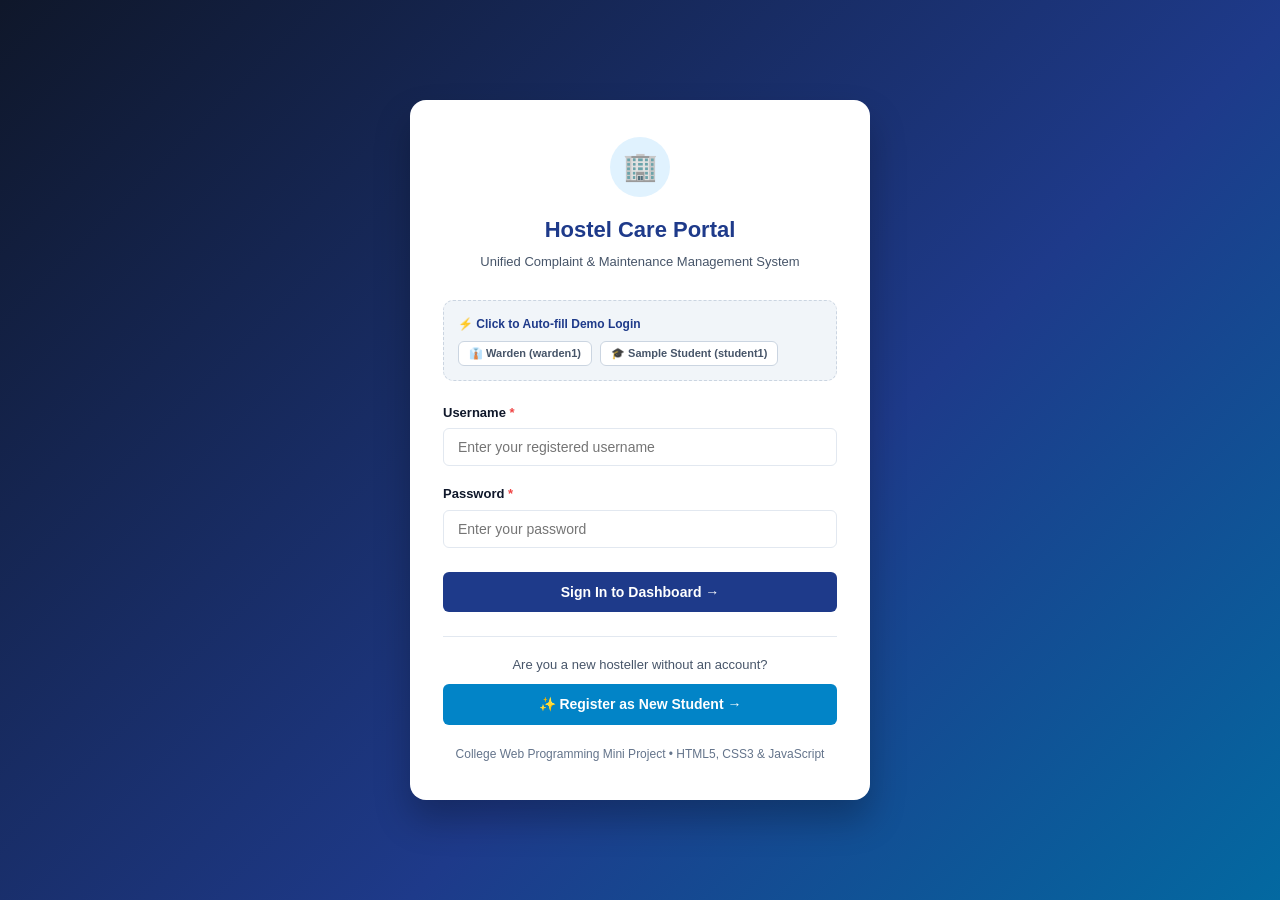
<file: index.html>
<!DOCTYPE html>
<html lang="en">
<head>
    <meta charset="UTF-8">
    <meta name="viewport" content="width=device-width, initial-scale=1.0">
    <title>Login - Hostel Complaint Management System</title>
    <link rel="stylesheet" href="style.css">
</head>
<body class="auth-body">
    <div class="auth-card">
        <div class="auth-header">
            <div class="auth-icon">🏢</div>
            <h1>Hostel Care Portal</h1>
            <p>Unified Complaint & Maintenance Management System</p>
        </div>

        <!-- Notification Message Box -->
        <div id="authAlert" class="alert alert-info" style="display: none;">
            <span id="alertMessage">Please enter your credentials.</span>
            <button type="button" class="alert-close" onclick="this.parentElement.style.display='none'">&times;</button>
        </div>

        <!-- Quick Demo Credentials Box -->
        <div class="demo-box">
            <div class="demo-box-title">
                <span>⚡ Click to Auto-fill Demo Login</span>
            </div>
            <div class="demo-buttons">
                <button type="button" class="demo-btn" id="fillWardenBtn">👔 Warden (warden1)</button>
                <button type="button" class="demo-btn" id="fillStudentBtn">🎓 Sample Student (student1)</button>
            </div>
        </div>

        <!-- Login Form in Pure HTML -->
        <form id="htmlLoginForm">
            <div class="form-group">
                <label for="username">Username <span class="required">*</span></label>
                <input 
                    type="text" 
                    id="username" 
                    name="username" 
                    placeholder="Enter your registered username" 
                    required 
                    autocomplete="username"
                >
            </div>

            <div class="form-group">
                <label for="password">Password <span class="required">*</span></label>
                <input 
                    type="password" 
                    id="password" 
                    name="password" 
                    placeholder="Enter your password" 
                    required 
                    autocomplete="current-password"
                >
            </div>

            <div style="margin-top: 24px;">
                <button type="submit" class="btn btn-primary btn-full" style="padding: 12px;">
                    Sign In to Dashboard &rarr;
                </button>
            </div>
        </form>

        <!-- New Student Registration Call To Action -->
        <div style="margin-top: 24px; padding-top: 18px; border-top: 1px solid #e2e8f0; text-align: center;">
            <p style="font-size: 13px; color: #475569; margin-bottom: 10px;">Are you a new hosteller without an account?</p>
            <a href="register.html" class="btn btn-accent btn-full" style="text-decoration: none; padding: 10px;">
                ✨ Register as New Student &rarr;
            </a>
        </div>

        <div style="text-align: center; margin-top: 20px; font-size: 12px; color: #64748b;">
            College Web Programming Mini Project &bull; HTML5, CSS3 & JavaScript
        </div>
    </div>

    <script>
        // Demo Autofill Buttons
        document.getElementById('fillStudentBtn').addEventListener('click', function() {
            document.getElementById('username').value = 'student1';
            document.getElementById('password').value = 'student123';
        });

        document.getElementById('fillWardenBtn').addEventListener('click', function() {
            document.getElementById('username').value = 'warden1';
            document.getElementById('password').value = 'warden123';
        });

        // Form Login Handler
        document.getElementById('htmlLoginForm').addEventListener('submit', function(e) {
            e.preventDefault();
            const u = document.getElementById('username').value.trim();
            const p = document.getElementById('password').value.trim();
            const alertBox = document.getElementById('authAlert');
            const alertMsg = document.getElementById('alertMessage');

            // 1. Check Warden Default Account
            if (u === 'warden1' && p === 'warden123') {
                localStorage.setItem('currentUser', JSON.stringify({
                    name: 'Mr. Rajesh Kumar',
                    username: 'warden1',
                    role: 'warden',
                    roll_number: 'N/A',
                    room_number: 'Warden Office',
                    hostel_block: 'Admin Block'
                }));
                window.location.href = 'warden.html';
                return;
            }

            // 2. Check Sample Student Account
            if (u === 'student1' && p === 'student123') {
                localStorage.setItem('currentUser', JSON.stringify({
                    name: 'Rahul Sharma',
                    username: 'student1',
                    role: 'student',
                    roll_number: '21CS101',
                    room_number: 'B-204',
                    hostel_block: 'Block B'
                }));
                window.location.href = 'student.html';
                return;
            }

            // 3. Check dynamically registered users from localStorage!
            const registeredUsers = JSON.parse(localStorage.getItem('hostel_registered_users') || '[]');
            const foundUser = registeredUsers.find(user => user.username.toLowerCase() === u.toLowerCase() && user.password === p);

            if (foundUser) {
                localStorage.setItem('currentUser', JSON.stringify(foundUser));
                window.location.href = 'student.html';
                return;
            }

            // Not found
            alertBox.className = 'alert alert-danger';
            alertBox.style.display = 'flex';
            alertMsg.textContent = 'Invalid username or password! You can register a new account using the button below.';
        });
    </script>
</body>
</html>
</file>
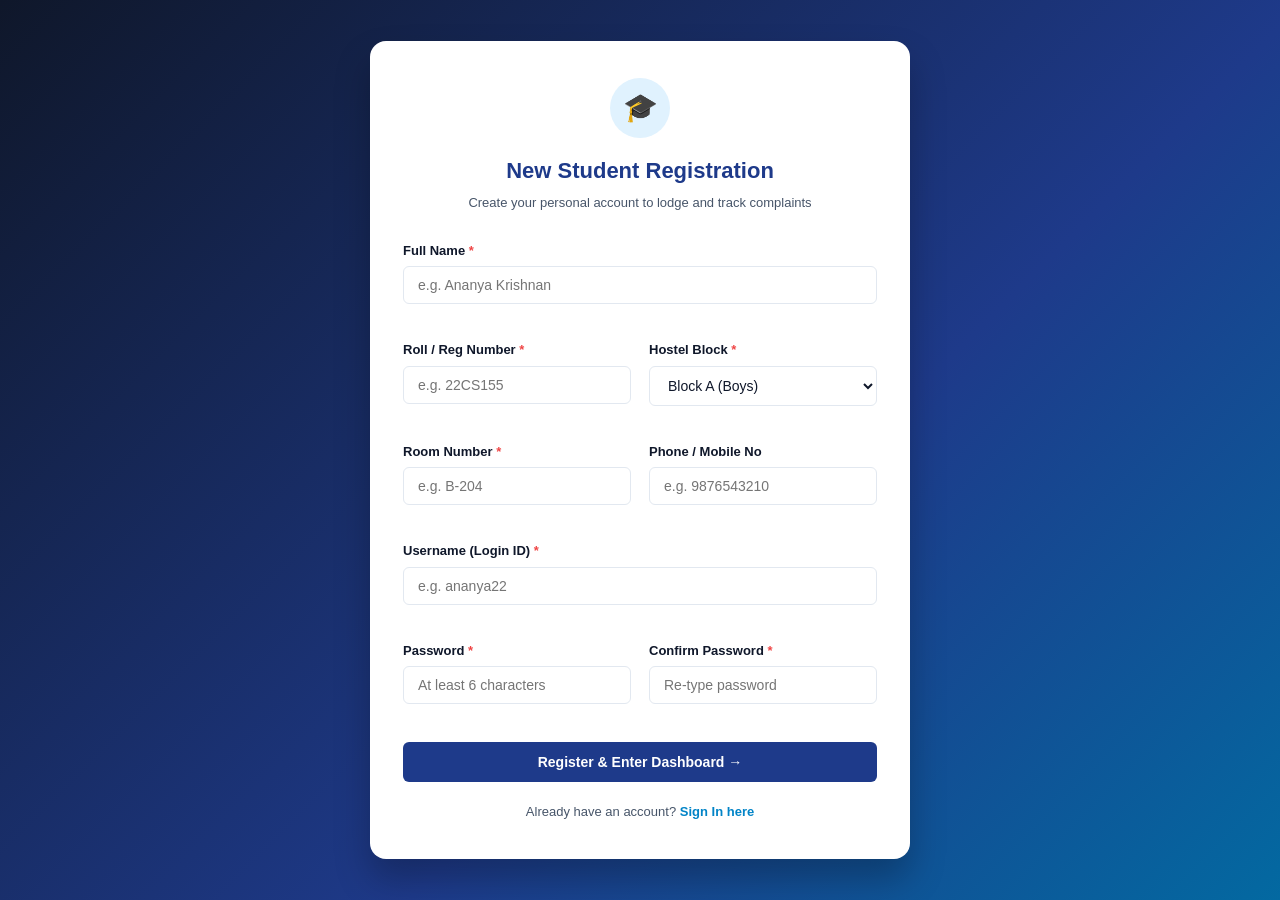
<file: register.html>
<!DOCTYPE html>
<html lang="en">
<head>
    <meta charset="UTF-8">
    <meta name="viewport" content="width=device-width, initial-scale=1.0">
    <title>Student Registration - Hostel Complaint System</title>
    <link rel="stylesheet" href="style.css">
</head>
<body class="auth-body">
    <div class="auth-card" style="max-width: 540px;">
        <div class="auth-header">
            <div class="auth-icon">🎓</div>
            <h1>New Student Registration</h1>
            <p>Create your personal account to lodge and track complaints</p>
        </div>

        <div id="regAlert" class="alert alert-danger" style="display: none;">
            <span id="regAlertMsg">Error message</span>
            <button type="button" class="alert-close" onclick="this.parentElement.style.display='none'">&times;</button>
        </div>

        <form id="htmlRegForm">
            <div class="form-grid">
                <div class="form-group full-width">
                    <label for="name">Full Name <span class="required">*</span></label>
                    <input type="text" id="name" placeholder="e.g. Ananya Krishnan" required>
                </div>

                <div class="form-group">
                    <label for="roll_number">Roll / Reg Number <span class="required">*</span></label>
                    <input type="text" id="roll_number" placeholder="e.g. 22CS155" required>
                </div>

                <div class="form-group">
                    <label for="hostel_block">Hostel Block <span class="required">*</span></label>
                    <select id="hostel_block" required>
                        <option value="Block A (Boys)">Block A (Boys)</option>
                        <option value="Block B (Boys)">Block B (Boys)</option>
                        <option value="Block C (Girls)">Block C (Girls)</option>
                        <option value="Block D (Girls)">Block D (Girls)</option>
                    </select>
                </div>

                <div class="form-group">
                    <label for="room_number">Room Number <span class="required">*</span></label>
                    <input type="text" id="room_number" placeholder="e.g. B-204" required>
                </div>

                <div class="form-group">
                    <label for="phone">Phone / Mobile No</label>
                    <input type="text" id="phone" placeholder="e.g. 9876543210">
                </div>

                <div class="form-group full-width">
                    <label for="username">Username (Login ID) <span class="required">*</span></label>
                    <input type="text" id="username" placeholder="e.g. ananya22" required>
                </div>

                <div class="form-group">
                    <label for="password">Password <span class="required">*</span></label>
                    <input type="password" id="password" placeholder="At least 6 characters" required>
                </div>

                <div class="form-group">
                    <label for="confirm_password">Confirm Password <span class="required">*</span></label>
                    <input type="password" id="confirm_password" placeholder="Re-type password" required>
                </div>
            </div>

            <div style="margin-top: 20px;">
                <button type="submit" class="btn btn-primary btn-full" style="padding: 12px;">
                    Register & Enter Dashboard &rarr;
                </button>
            </div>
        </form>

        <div style="text-align: center; margin-top: 20px; font-size: 13px; color: #475569;">
            Already have an account? <a href="index.html" style="color: #0284c7; font-weight: 600; text-decoration: none;">Sign In here</a>
        </div>
    </div>

    <script>
        document.getElementById('htmlRegForm').addEventListener('submit', function(e) {
            e.preventDefault();
            const name = document.getElementById('name').value.trim();
            const roll = document.getElementById('roll_number').value.trim();
            const block = document.getElementById('hostel_block').value;
            const room = document.getElementById('room_number').value.trim();
            const phone = document.getElementById('phone').value.trim();
            const username = document.getElementById('username').value.trim();
            const pwd = document.getElementById('password').value;
            const cpwd = document.getElementById('confirm_password').value;

            const alertBox = document.getElementById('regAlert');
            const alertMsg = document.getElementById('regAlertMsg');

            if (pwd.length < 6) {
                alertBox.style.display = 'flex';
                alertMsg.textContent = 'Password must be at least 6 characters long.';
                return;
            }

            if (pwd !== cpwd) {
                alertBox.style.display = 'flex';
                alertMsg.textContent = 'Passwords do not match.';
                return;
            }

            // Save user to localStorage
            let users = JSON.parse(localStorage.getItem('hostel_registered_users') || '[]');
            
            // Check username uniqueness
            if (users.some(u => u.username.toLowerCase() === username.toLowerCase())) {
                alertBox.style.display = 'flex';
                alertMsg.textContent = `Username '${username}' is already taken. Please choose another.`;
                return;
            }

            const newUser = {
                name: name,
                roll_number: roll,
                hostel_block: block,
                room_number: room,
                phone: phone,
                username: username,
                password: pwd,
                role: 'student'
            };

            users.push(newUser);
            localStorage.setItem('hostel_registered_users', JSON.stringify(users));
            localStorage.setItem('currentUser', JSON.stringify(newUser));

            alert('Registration Successful! Redirecting to your dashboard...');
            window.location.href = 'student.html';
        });
    </script>
</body>
</html>
</file>
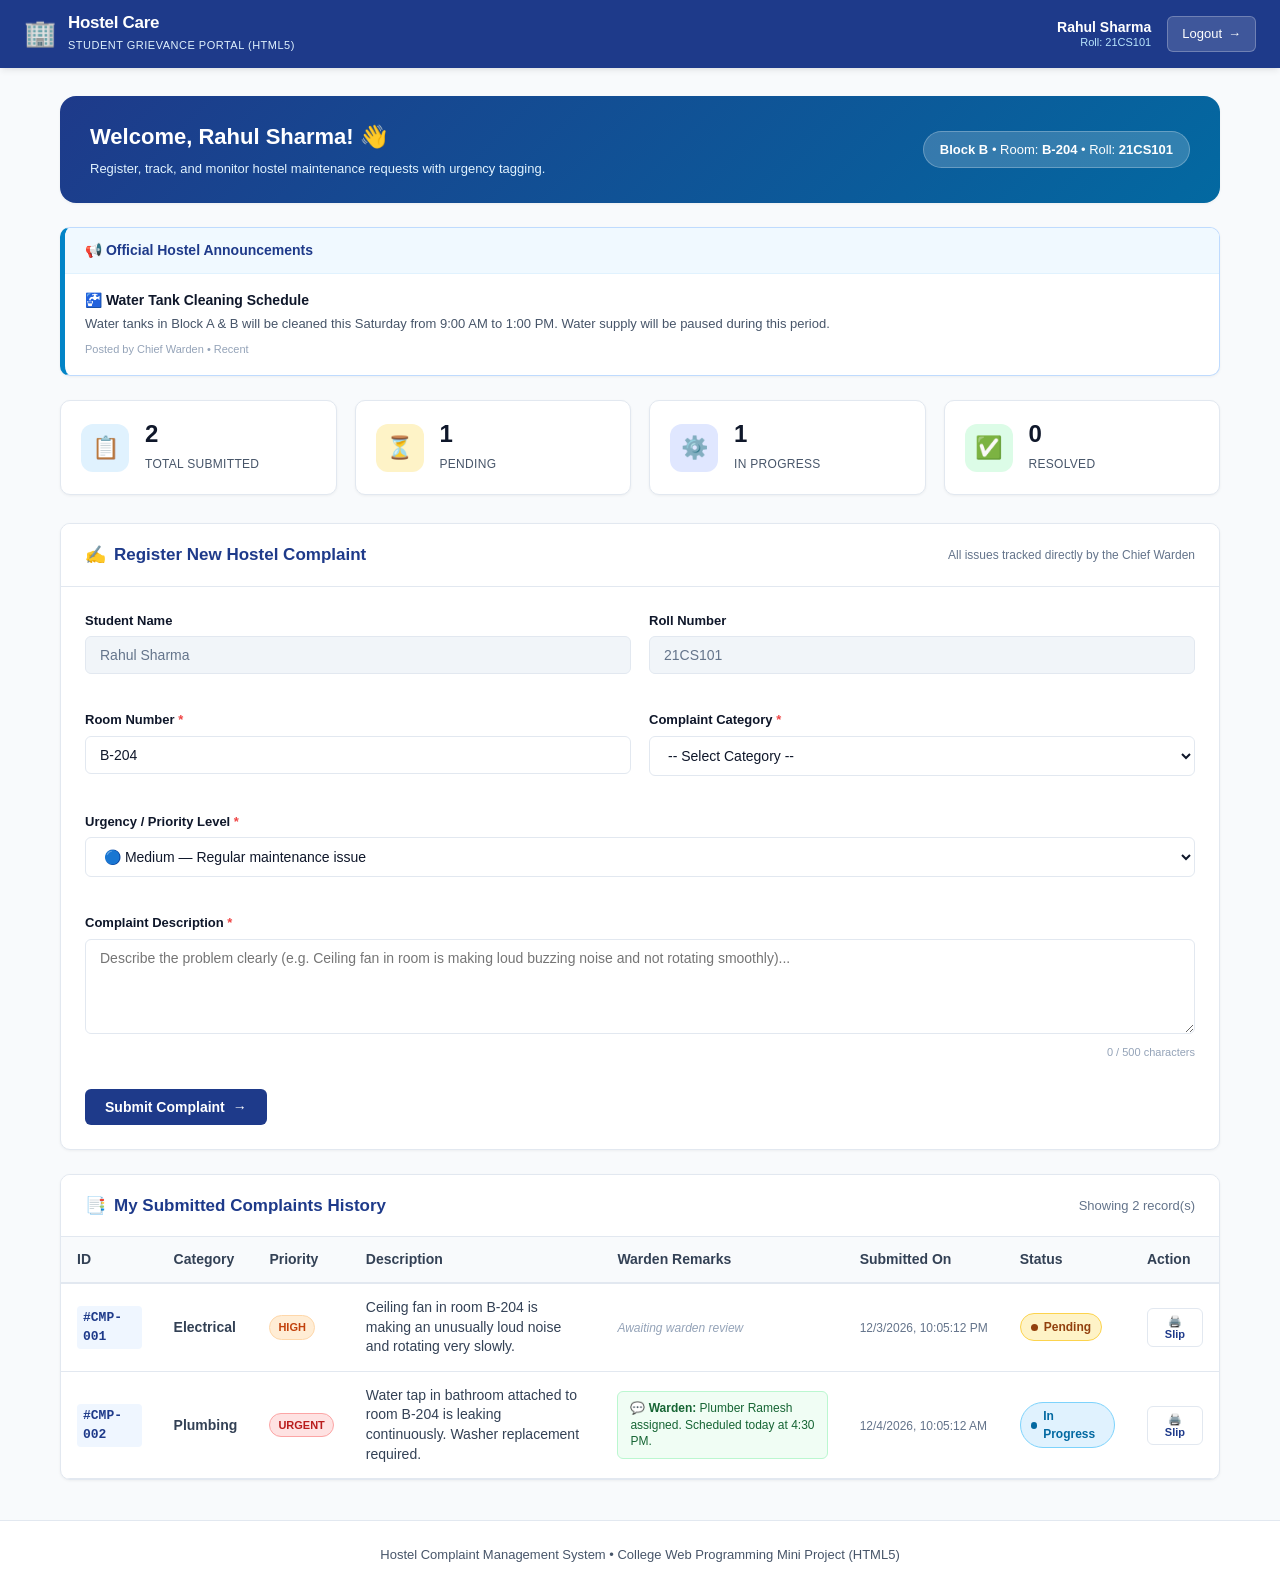
<file: student.html>
<!DOCTYPE html>
<html lang="en">
<head>
    <meta charset="UTF-8">
    <meta name="viewport" content="width=device-width, initial-scale=1.0">
    <title>Student Dashboard - Hostel Complaint Management System</title>
    <link rel="stylesheet" href="style.css">
</head>
<body>
    <!-- Top Navigation Bar -->
    <header class="navbar">
        <a href="student.html" class="nav-brand">
            <span class="nav-brand-icon">🏢</span>
            <div class="nav-brand-text">
                <h2>Hostel Care</h2>
                <span>Student Grievance Portal (HTML5)</span>
            </div>
        </a>

        <div class="nav-user-info">
            <div class="user-badge">
                <div class="user-name" id="navStudentName">Student</div>
                <div class="user-role" id="navRollNumber">Roll: N/A</div>
            </div>
            <a href="index.html" class="btn-logout" title="Sign out of your session">
                <span>Logout</span> &rarr;
            </a>
        </div>
    </header>

    <div class="main-wrapper">
        <!-- Notification Alert -->
        <div id="flashAlert" class="alert alert-success" style="display: none;">
            <span id="flashMessage">Notification message</span>
            <button type="button" class="alert-close" onclick="this.parentElement.style.display='none'">&times;</button>
        </div>

        <!-- Welcome Banner -->
        <div class="welcome-banner">
            <div>
                <h1>Welcome, <span id="bannerStudentName">Student</span>! 👋</h1>
                <p>Register, track, and monitor hostel maintenance requests with urgency tagging.</p>
            </div>
            <div class="student-meta-pill">
                <strong id="pillBlock">Block A</strong> &bull; Room: <strong id="pillRoom">B-204</strong> &bull; Roll: <strong id="pillRoll">21CS101</strong>
            </div>
        </div>

        <!-- Notice Board / Announcements -->
        <div class="notice-board-card">
            <div class="notice-board-header">
                <span>📢 Official Hostel Announcements</span>
            </div>
            <div class="notice-board-body" id="noticesList">
                <div class="notice-item">
                    <h4>🚰 Water Tank Cleaning Schedule</h4>
                    <p>Water tanks in Block A & B will be cleaned this Saturday from 9:00 AM to 1:00 PM. Water supply will be paused during this period.</p>
                    <span class="notice-meta">Posted by Chief Warden &bull; Recent</span>
                </div>
            </div>
        </div>

        <!-- Complaint Status Statistics Cards -->
        <div class="stats-grid">
            <div class="stat-card">
                <div class="stat-icon total">📋</div>
                <div class="stat-details">
                    <h3 id="statTotal">0</h3>
                    <span>Total Submitted</span>
                </div>
            </div>

            <div class="stat-card">
                <div class="stat-icon pending">⏳</div>
                <div class="stat-details">
                    <h3 id="statPending">0</h3>
                    <span>Pending</span>
                </div>
            </div>

            <div class="stat-card">
                <div class="stat-icon progress">⚙️</div>
                <div class="stat-details">
                    <h3 id="statProgress">0</h3>
                    <span>In Progress</span>
                </div>
            </div>

            <div class="stat-card">
                <div class="stat-icon resolved">✅</div>
                <div class="stat-details">
                    <h3 id="statResolved">0</h3>
                    <span>Resolved</span>
                </div>
            </div>
        </div>

        <!-- Section 1: Submit New Complaint Form -->
        <div class="card">
            <div class="card-header">
                <div class="card-title">
                    <span>✍️</span> Register New Hostel Complaint
                </div>
                <span style="font-size: 12px; color: #64748b;">All issues tracked directly by the Chief Warden</span>
            </div>
            <div class="card-body">
                <form id="htmlComplaintForm">
                    <div class="form-grid">
                        <div class="form-group">
                            <label for="student_name">Student Name</label>
                            <input type="text" id="student_name" readonly disabled>
                        </div>

                        <div class="form-group">
                            <label for="roll_number">Roll Number</label>
                            <input type="text" id="roll_number" readonly disabled>
                        </div>

                        <div class="form-group">
                            <label for="room_number">Room Number <span class="required">*</span></label>
                            <input type="text" id="room_number" name="room_number" required>
                        </div>

                        <div class="form-group">
                            <label for="category">Complaint Category <span class="required">*</span></label>
                            <select id="category" name="category" required>
                                <option value="" disabled selected>-- Select Category --</option>
                                <option value="Electrical">⚡ Electrical (Fan, Light, Switchboard, AC)</option>
                                <option value="Plumbing">🚰 Plumbing (Tap leak, Flush, Shower, Pipe)</option>
                                <option value="Cleaning">🧹 Cleaning (Washroom, Corridor, Room)</option>
                                <option value="Furniture">🪑 Furniture (Bed, Study Table, Cupboard, Lock)</option>
                                <option value="Internet">📶 Internet / Wi-Fi (No signal, Speed)</option>
                                <option value="Other">📌 Other Maintenance Issues</option>
                            </select>
                        </div>

                        <div class="form-group full-width">
                            <label for="priority">Urgency / Priority Level <span class="required">*</span></label>
                            <select id="priority" name="priority" required>
                                <option value="Low">🟢 Low — Minor inconvenience (can wait 2-3 days)</option>
                                <option value="Medium" selected>🔵 Medium — Regular maintenance issue</option>
                                <option value="High">🟠 High — Severely affecting daily activity</option>
                                <option value="Urgent">🔴 Urgent / Emergency — Water leak, short circuit, safety issue</option>
                            </select>
                        </div>

                        <div class="form-group full-width">
                            <label for="description">Complaint Description <span class="required">*</span></label>
                            <textarea 
                                id="description" 
                                name="description" 
                                rows="3" 
                                maxlength="500" 
                                placeholder="Describe the problem clearly (e.g. Ceiling fan in room is making loud buzzing noise and not rotating smoothly)..." 
                                required
                            ></textarea>
                            <div class="char-counter">
                                <span id="charCount">0</span> / 500 characters
                            </div>
                        </div>
                    </div>

                    <div style="margin-top: 10px;">
                        <button type="submit" class="btn btn-primary">
                            <span>Submit Complaint</span> &rarr;
                        </button>
                    </div>
                </form>
            </div>
        </div>

        <!-- Section 2: View Logged-in Student's Complaints -->
        <div class="card">
            <div class="card-header">
                <div class="card-title">
                    <span>📑</span> My Submitted Complaints History
                </div>
                <div style="font-size: 13px; color: #64748b;" id="recordCountText">
                    Showing 0 record(s)
                </div>
            </div>

            <div class="card-body" style="padding: 0;">
                <div class="table-responsive">
                    <table class="custom-table" id="studentComplaintsTable">
                        <thead>
                            <tr>
                                <th>ID</th>
                                <th>Category</th>
                                <th>Priority</th>
                                <th>Description</th>
                                <th>Warden Remarks</th>
                                <th>Submitted On</th>
                                <th>Status</th>
                                <th>Action</th>
                            </tr>
                        </thead>
                        <tbody id="studentTableBody">
                            <!-- Populated dynamically -->
                        </tbody>
                    </table>
                </div>
                <div id="studentEmptyState" class="empty-state" style="display: none;">
                    <div class="empty-state-icon">📭</div>
                    <h3>No Complaints Found</h3>
                    <p>You have not submitted any complaints yet. Use the form above to report any issue.</p>
                </div>
            </div>
        </div>
    </div>

    <!-- Print Slip Modal -->
    <div id="slipModal" style="display: none; position: fixed; inset: 0; background: rgba(0,0,0,0.6); z-index: 999; align-items: center; justify-content: center; padding: 20px;">
        <div style="background: white; max-width: 600px; width: 100%; border-radius: 12px; padding: 28px; max-height: 90vh; overflow-y: auto; box-shadow: 0 20px 40px rgba(0,0,0,0.3);">
            <div style="display: flex; justify-content: space-between; align-items: center; border-bottom: 2px solid #1e3a8a; padding-bottom: 12px; margin-bottom: 20px;">
                <h3 style="margin: 0; color: #1e3a8a;">🏢 Hostel Complaint Acknowledgement Slip</h3>
                <button onclick="document.getElementById('slipModal').style.display='none'" style="background: none; border: none; font-size: 22px; cursor: pointer;">&times;</button>
            </div>
            <div id="slipModalContent"></div>
            <div style="margin-top: 24px; display: flex; justify-content: flex-end; gap: 10px;">
                <button onclick="window.print()" class="btn btn-sm btn-primary">🖨️ Print Slip</button>
                <button onclick="document.getElementById('slipModal').style.display='none'" class="btn btn-sm btn-outline">Close</button>
            </div>
        </div>
    </div>

    <footer class="footer">
        Hostel Complaint Management System &bull; College Web Programming Mini Project (HTML5)
    </footer>

    <script>
        // Load logged in user
        let user = JSON.parse(localStorage.getItem('currentUser') || 'null');
        if (!user) {
            user = {
                name: 'Rahul Sharma',
                roll_number: '21CS101',
                hostel_block: 'Block B',
                room_number: 'B-204',
                username: 'student1'
            };
            localStorage.setItem('currentUser', JSON.stringify(user));
        }

        document.getElementById('navStudentName').textContent = user.name;
        document.getElementById('navRollNumber').textContent = `Roll: ${user.roll_number}`;
        document.getElementById('bannerStudentName').textContent = user.name;
        document.getElementById('pillBlock').textContent = user.hostel_block || 'Block A';
        document.getElementById('pillRoom').textContent = user.room_number || 'B-204';
        document.getElementById('pillRoll').textContent = user.roll_number;

        document.getElementById('student_name').value = user.name;
        document.getElementById('roll_number').value = user.roll_number;
        document.getElementById('room_number').value = user.room_number || '';

        // Default initial complaints seed
        const defaultComplaints = [
            {
                id: 1,
                student_name: 'Rahul Sharma',
                roll_number: '21CS101',
                hostel_block: 'Block B',
                room_number: 'B-204',
                category: 'Electrical',
                priority: 'High',
                description: 'Ceiling fan in room B-204 is making an unusually loud noise and rotating very slowly.',
                status: 'Pending',
                warden_remark: '',
                created_at: new Date(Date.now() - 3600000 * 24).toLocaleString()
            },
            {
                id: 2,
                student_name: 'Rahul Sharma',
                roll_number: '21CS101',
                hostel_block: 'Block B',
                room_number: 'B-204',
                category: 'Plumbing',
                priority: 'Urgent',
                description: 'Water tap in bathroom attached to room B-204 is leaking continuously. Washer replacement required.',
                status: 'In Progress',
                warden_remark: 'Plumber Ramesh assigned. Scheduled today at 4:30 PM.',
                created_at: new Date(Date.now() - 3600000 * 12).toLocaleString()
            }
        ];

        function getComplaints() {
            let data = localStorage.getItem('hostel_complaints');
            if (!data) {
                localStorage.setItem('hostel_complaints', JSON.stringify(defaultComplaints));
                return defaultComplaints;
            }
            return JSON.parse(data);
        }

        function saveComplaints(complaints) {
            localStorage.setItem('hostel_complaints', JSON.stringify(complaints));
        }

        // Render Student Dashboard
        function renderStudentDashboard() {
            const allComplaints = getComplaints();
            // Filter complaints belonging to this student
            const myComplaints = allComplaints.filter(c => c.roll_number === user.roll_number || c.student_name === user.name);

            let total = myComplaints.length;
            let pending = 0;
            let progress = 0;
            let resolved = 0;

            const tbody = document.getElementById('studentTableBody');
            tbody.innerHTML = '';

            myComplaints.forEach(c => {
                if (c.status === 'Pending') pending++;
                else if (c.status === 'In Progress') progress++;
                else if (c.status === 'Resolved') resolved++;

                const statusClass = 'status-' + c.status.toLowerCase().replace(' ', '-');
                const priorityClass = 'priority-' + (c.priority || 'medium').toLowerCase();
                const remarkHtml = c.warden_remark ? 
                    `<div class="warden-remark-box">💬 <strong>Warden:</strong> ${escapeHtml(c.warden_remark)}</div>` : 
                    `<span style="font-size: 12px; color: #94a3b8; font-style: italic;">Awaiting warden review</span>`;

                const row = document.createElement('tr');
                row.innerHTML = `
                    <td><span class="complaint-id">#CMP-${String(c.id).padStart(3, '0')}</span></td>
                    <td><span class="complaint-category">${escapeHtml(c.category)}</span></td>
                    <td><span class="priority-badge ${priorityClass}">${escapeHtml(c.priority || 'Medium')}</span></td>
                    <td><div class="complaint-desc">${escapeHtml(c.description)}</div></td>
                    <td>${remarkHtml}</td>
                    <td><span class="date-text">${c.created_at}</span></td>
                    <td><span class="status-badge ${statusClass}">${escapeHtml(c.status)}</span></td>
                    <td>
                        <button onclick="openSlip(${c.id})" class="btn btn-sm btn-outline" style="font-size: 11px;">🖨️ Slip</button>
                    </td>
                `;
                tbody.appendChild(row);
            });

            document.getElementById('statTotal').textContent = total;
            document.getElementById('statPending').textContent = pending;
            document.getElementById('statProgress').textContent = progress;
            document.getElementById('statResolved').textContent = resolved;
            document.getElementById('recordCountText').textContent = `Showing ${total} record(s)`;

            const emptyState = document.getElementById('studentEmptyState');
            if (total === 0) {
                emptyState.style.display = 'block';
                document.getElementById('studentComplaintsTable').style.display = 'none';
            } else {
                emptyState.style.display = 'none';
                document.getElementById('studentComplaintsTable').style.display = 'table';
            }
        }

        function escapeHtml(text) {
            const div = document.createElement('div');
            div.textContent = text || '';
            return div.innerHTML;
        }

        // Live Character Counter
        const descEl = document.getElementById('description');
        const charCountEl = document.getElementById('charCount');
        descEl.addEventListener('input', function() {
            charCountEl.textContent = this.value.length;
            charCountEl.style.color = (this.value.length > 500) ? '#ef4444' : '#94a3b8';
        });

        // Form Submit
        document.getElementById('htmlComplaintForm').addEventListener('submit', function(e) {
            e.preventDefault();
            const category = document.getElementById('category').value;
            const priority = document.getElementById('priority').value;
            const room = document.getElementById('room_number').value.trim();
            const description = descEl.value.trim();

            if (!category) {
                alert('Please select a category.');
                return;
            }
            if (description.length < 10) {
                alert('Please enter at least 10 characters.');
                return;
            }

            const complaints = getComplaints();
            const nextId = complaints.length > 0 ? Math.max(...complaints.map(c => c.id)) + 1 : 1;

            const newComplaint = {
                id: nextId,
                student_name: user.name,
                roll_number: user.roll_number,
                hostel_block: user.hostel_block || 'Block A',
                room_number: room,
                category: category,
                priority: priority,
                description: description,
                status: 'Pending',
                warden_remark: '',
                created_at: new Date().toLocaleString()
            };

            complaints.unshift(newComplaint);
            saveComplaints(complaints);

            descEl.value = '';
            document.getElementById('category').selectedIndex = 0;
            charCountEl.textContent = '0';

            const alertBox = document.getElementById('flashAlert');
            const alertMsg = document.getElementById('flashMessage');
            alertBox.className = 'alert alert-success';
            alertBox.style.display = 'flex';
            alertMsg.textContent = `✅ Your complaint #CMP-${String(nextId).padStart(3, '0')} [Priority: ${priority}] has been lodged successfully!`;

            renderStudentDashboard();
            window.scrollTo({ top: 0, behavior: 'smooth' });
        });

        // Open Slip Modal
        window.openSlip = function(id) {
            const complaints = getComplaints();
            const c = complaints.find(item => item.id === id);
            if (!c) return;

            const modal = document.getElementById('slipModal');
            const content = document.getElementById('slipModalContent');

            content.innerHTML = `
                <div style="background: #f8fafc; border: 1px solid #e2e8f0; border-radius: 8px; padding: 16px; margin-bottom: 16px; font-size: 13px;">
                    <p style="margin: 4px 0;"><strong>Complaint ID:</strong> #CMP-${String(c.id).padStart(3, '0')}</p>
                    <p style="margin: 4px 0;"><strong>Student Name:</strong> ${escapeHtml(c.student_name)} (Roll: ${escapeHtml(c.roll_number)})</p>
                    <p style="margin: 4px 0;"><strong>Hostel & Room:</strong> ${escapeHtml(c.hostel_block)} - Room ${escapeHtml(c.room_number)}</p>
                    <p style="margin: 4px 0;"><strong>Category & Urgency:</strong> ${escapeHtml(c.category)} (${escapeHtml(c.priority || 'Medium')})</p>
                    <p style="margin: 4px 0;"><strong>Submitted On:</strong> ${c.created_at}</p>
                    <p style="margin: 4px 0;"><strong>Current Status:</strong> <span style="font-weight: 700; color: #1e3a8a;">${escapeHtml(c.status)}</span></p>
                </div>
                <div style="margin-bottom: 16px;">
                    <strong>Complaint Description:</strong>
                    <p style="margin-top: 4px; font-size: 13px; color: #334155;">${escapeHtml(c.description)}</p>
                </div>
                ${c.warden_remark ? `<div style="background: #f0fdf4; border: 1px solid #bbf7d0; padding: 10px; border-radius: 6px; font-size: 13px; color: #166534;"><strong>Warden Remark:</strong> ${escapeHtml(c.warden_remark)}</div>` : ''}
            `;

            modal.style.display = 'flex';
        };

        renderStudentDashboard();
    </script>
</body>
</html>
</file>
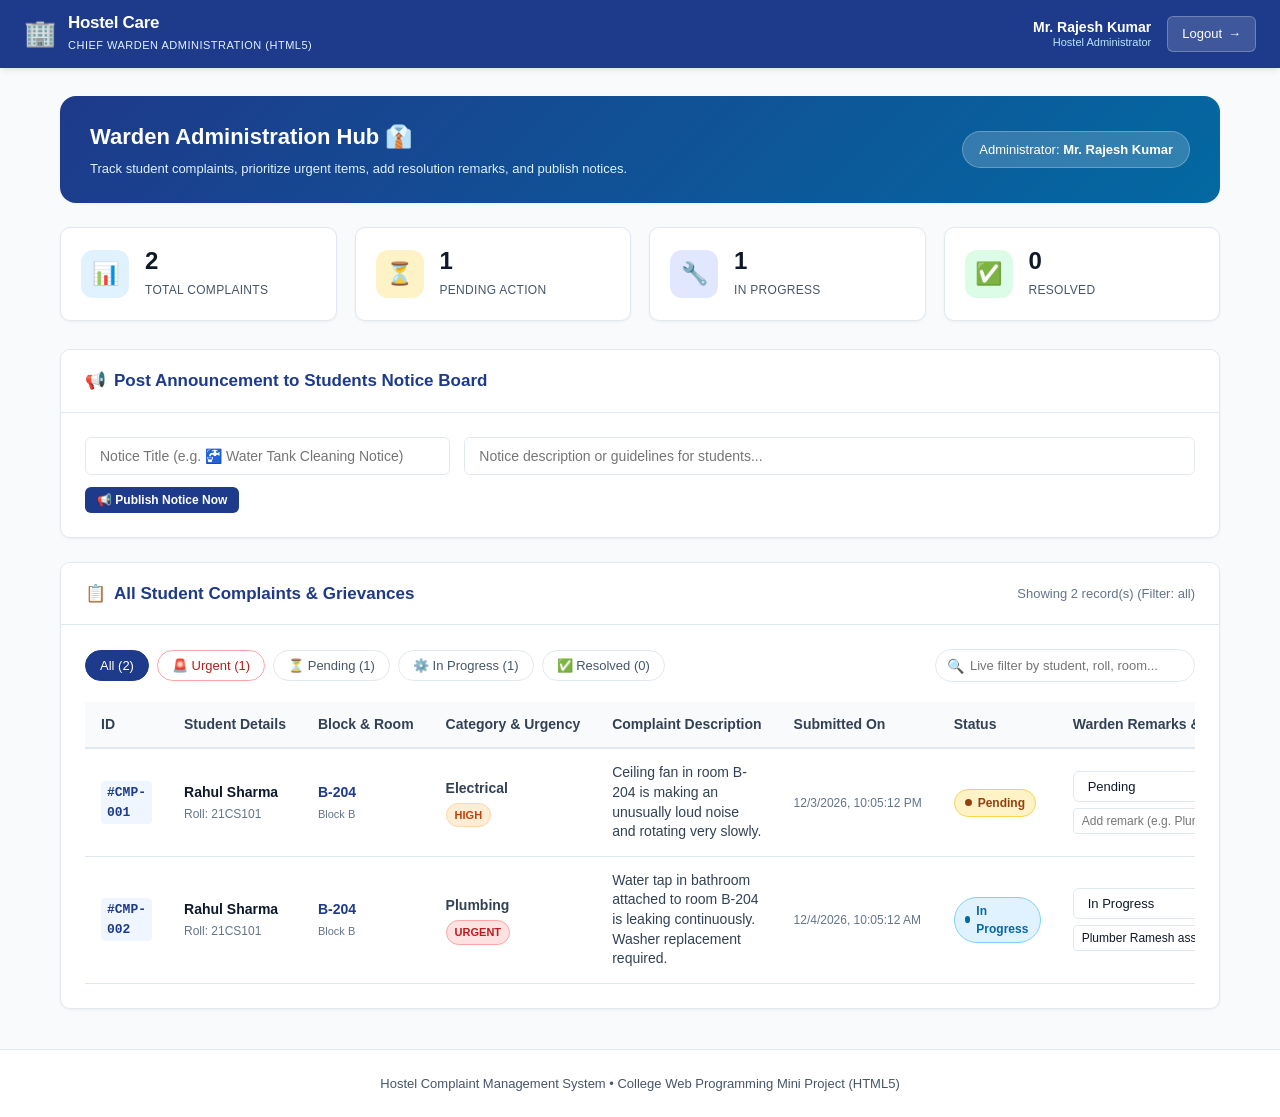
<file: warden.html>
<!DOCTYPE html>
<html lang="en">
<head>
    <meta charset="UTF-8">
    <meta name="viewport" content="width=device-width, initial-scale=1.0">
    <title>Warden Dashboard - Hostel Complaint Management System</title>
    <link rel="stylesheet" href="style.css">
</head>
<body>
    <!-- Top Navigation Bar -->
    <header class="navbar">
        <a href="warden.html" class="nav-brand">
            <span class="nav-brand-icon">🏢</span>
            <div class="nav-brand-text">
                <h2>Hostel Care</h2>
                <span>Chief Warden Administration (HTML5)</span>
            </div>
        </a>

        <div class="nav-user-info">
            <div class="user-badge">
                <div class="user-name">Mr. Rajesh Kumar</div>
                <div class="user-role">Hostel Administrator</div>
            </div>
            <a href="index.html" class="btn-logout" title="Sign out of your session">
                <span>Logout</span> &rarr;
            </a>
        </div>
    </header>

    <div class="main-wrapper">
        <!-- Flash Alert -->
        <div id="wardenAlert" class="alert alert-success" style="display: none;">
            <span id="wardenAlertMsg">Action performed successfully.</span>
            <button type="button" class="alert-close" onclick="this.parentElement.style.display='none'">&times;</button>
        </div>

        <!-- Welcome Banner -->
        <div class="welcome-banner">
            <div>
                <h1>Warden Administration Hub 👔</h1>
                <p>Track student complaints, prioritize urgent items, add resolution remarks, and publish notices.</p>
            </div>
            <div class="student-meta-pill">
                Administrator: <strong>Mr. Rajesh Kumar</strong>
            </div>
        </div>

        <!-- Overall Statistics Cards -->
        <div class="stats-grid">
            <div class="stat-card">
                <div class="stat-icon total">📊</div>
                <div class="stat-details">
                    <h3 id="wardenTotal">0</h3>
                    <span>Total Complaints</span>
                </div>
            </div>

            <div class="stat-card">
                <div class="stat-icon pending">⏳</div>
                <div class="stat-details">
                    <h3 id="wardenPending">0</h3>
                    <span>Pending Action</span>
                </div>
            </div>

            <div class="stat-card">
                <div class="stat-icon progress">🔧</div>
                <div class="stat-details">
                    <h3 id="wardenProgress">0</h3>
                    <span>In Progress</span>
                </div>
            </div>

            <div class="stat-card">
                <div class="stat-icon resolved">✅</div>
                <div class="stat-details">
                    <h3 id="wardenResolved">0</h3>
                    <span>Resolved</span>
                </div>
            </div>
        </div>

        <!-- Publish Notice Card -->
        <div class="card" style="margin-bottom: 24px;">
            <div class="card-header">
                <div class="card-title">
                    <span>📢</span> Post Announcement to Students Notice Board
                </div>
            </div>
            <div class="card-body">
                <form id="postNoticeForm" style="display: flex; flex-direction: column; gap: 12px;">
                    <div style="display: grid; grid-template-columns: 1fr 2fr; gap: 14px;">
                        <input type="text" id="noticeTitle" placeholder="Notice Title (e.g. 🚰 Water Tank Cleaning Notice)" required>
                        <input type="text" id="noticeContent" placeholder="Notice description or guidelines for students..." required>
                    </div>
                    <div>
                        <button type="submit" class="btn btn-sm btn-primary">
                            📢 Publish Notice Now
                        </button>
                    </div>
                </form>
            </div>
        </div>

        <!-- Complaints Table Panel -->
        <div class="card">
            <div class="card-header">
                <div class="card-title">
                    <span>📋</span> All Student Complaints & Grievances
                </div>
                <div style="font-size: 13px; color: #64748b;" id="filterCountNotice">
                    Showing complaints
                </div>
            </div>

            <div class="card-body">
                <!-- Toolbar: Filter Pills and Real-time Search -->
                <div class="toolbar-container">
                    <div class="filter-pills">
                        <button class="filter-pill active" onclick="setFilter('all', this)" id="pillAll">All</button>
                        <button class="filter-pill" onclick="setFilter('Urgent', this)" id="pillUrgent" style="border-color: #fca5a5; color: #b91c1c;">🚨 Urgent</button>
                        <button class="filter-pill" onclick="setFilter('Pending', this)" id="pillPending">⏳ Pending</button>
                        <button class="filter-pill" onclick="setFilter('In Progress', this)" id="pillProgress">⚙️ In Progress</button>
                        <button class="filter-pill" onclick="setFilter('Resolved', this)" id="pillResolved">✅ Resolved</button>
                    </div>

                    <div class="search-box">
                        <span class="search-icon">🔍</span>
                        <input 
                            type="text" 
                            id="htmlSearchInput" 
                            class="search-input" 
                            placeholder="Live filter by student, roll, room..."
                        >
                    </div>
                </div>

                <!-- Complaints Table -->
                <div class="table-responsive">
                    <table class="custom-table" id="wardenComplaintsTable">
                        <thead>
                            <tr>
                                <th>ID</th>
                                <th>Student Details</th>
                                <th>Block & Room</th>
                                <th>Category & Urgency</th>
                                <th>Complaint Description</th>
                                <th>Submitted On</th>
                                <th>Status</th>
                                <th>Warden Remarks & Status Action</th>
                            </tr>
                        </thead>
                        <tbody id="wardenTableBody">
                            <!-- Populated dynamically via JavaScript -->
                        </tbody>
                    </table>
                </div>

                <div id="wardenEmptyState" class="empty-state" style="display: none;">
                    <div class="empty-state-icon">📭</div>
                    <h3>No Complaints Found</h3>
                    <p>No complaints match the currently selected filter or search keyword.</p>
                </div>
            </div>
        </div>
    </div>

    <footer class="footer">
        Hostel Complaint Management System &bull; College Web Programming Mini Project (HTML5)
    </footer>

    <script>
        const defaultComplaints = [
            {
                id: 1,
                student_name: 'Rahul Sharma',
                roll_number: '21CS101',
                hostel_block: 'Block B',
                room_number: 'B-204',
                category: 'Electrical',
                priority: 'High',
                description: 'Ceiling fan in room B-204 is making an unusually loud noise and rotating very slowly.',
                status: 'Pending',
                warden_remark: '',
                created_at: new Date(Date.now() - 3600000 * 24).toLocaleString()
            },
            {
                id: 2,
                student_name: 'Rahul Sharma',
                roll_number: '21CS101',
                hostel_block: 'Block B',
                room_number: 'B-204',
                category: 'Plumbing',
                priority: 'Urgent',
                description: 'Water tap in bathroom attached to room B-204 is leaking continuously. Washer replacement required.',
                status: 'In Progress',
                warden_remark: 'Plumber Ramesh assigned. Scheduled today at 4:30 PM.',
                created_at: new Date(Date.now() - 3600000 * 12).toLocaleString()
            },
            {
                id: 3,
                student_name: 'Sneha Patel',
                roll_number: '21CS102',
                hostel_block: 'Block A',
                room_number: 'A-108',
                category: 'Internet',
                priority: 'Medium',
                description: 'Wi-Fi connectivity keeps dropping frequently on Block A first floor near room A-108.',
                status: 'Resolved',
                warden_remark: 'Router firmware upgraded and range extender added.',
                created_at: new Date(Date.now() - 3600000 * 48).toLocaleString()
            }
        ];

        function getComplaints() {
            let data = localStorage.getItem('hostel_complaints');
            if (!data) {
                localStorage.setItem('hostel_complaints', JSON.stringify(defaultComplaints));
                return defaultComplaints;
            }
            return JSON.parse(data);
        }

        function saveComplaints(complaints) {
            localStorage.setItem('hostel_complaints', JSON.stringify(complaints));
        }

        let currentFilter = 'all';

        function setFilter(filter, el) {
            currentFilter = filter;
            document.querySelectorAll('.filter-pill').forEach(btn => btn.classList.remove('active'));
            if (el) el.classList.add('active');
            renderWardenDashboard();
        }

        function updateComplaintRecord(id) {
            const selectEl = document.getElementById(`statusSelect_${id}`);
            const remarkEl = document.getElementById(`remarkInput_${id}`);
            const newStatus = selectEl.value;
            const newRemark = remarkEl.value.trim();

            const complaints = getComplaints();
            const target = complaints.find(c => c.id === id);
            if (target) {
                target.status = newStatus;
                target.warden_remark = newRemark;
                saveComplaints(complaints);

                const alertBox = document.getElementById('wardenAlert');
                const alertMsg = document.getElementById('wardenAlertMsg');
                alertBox.className = 'alert alert-success';
                alertBox.style.display = 'flex';
                alertMsg.textContent = `✅ Complaint #CMP-${String(id).padStart(3, '0')} updated to '${newStatus}' with remarks saved!`;

                renderWardenDashboard();
            }
        }

        // Post Notice
        document.getElementById('postNoticeForm').addEventListener('submit', function(e) {
            e.preventDefault();
            const t = document.getElementById('noticeTitle').value.trim();
            const c = document.getElementById('noticeContent').value.trim();

            alert(`📢 Notice Published: "${t}"`);
            document.getElementById('noticeTitle').value = '';
            document.getElementById('noticeContent').value = '';
        });

        function renderWardenDashboard() {
            const all = getComplaints();
            const searchText = document.getElementById('htmlSearchInput').value.toLowerCase().trim();

            let total = all.length;
            let pending = 0;
            let progress = 0;
            let resolved = 0;
            let urgent = 0;

            all.forEach(c => {
                if (c.status === 'Pending') pending++;
                else if (c.status === 'In Progress') progress++;
                else if (c.status === 'Resolved') resolved++;

                if (c.priority === 'Urgent' && c.status !== 'Resolved') urgent++;
            });

            document.getElementById('wardenTotal').textContent = total;
            document.getElementById('wardenPending').textContent = pending;
            document.getElementById('wardenProgress').textContent = progress;
            document.getElementById('wardenResolved').textContent = resolved;

            document.getElementById('pillAll').textContent = `All (${total})`;
            document.getElementById('pillUrgent').textContent = `🚨 Urgent (${urgent})`;
            document.getElementById('pillPending').textContent = `⏳ Pending (${pending})`;
            document.getElementById('pillProgress').textContent = `⚙️ In Progress (${progress})`;
            document.getElementById('pillResolved').textContent = `✅ Resolved (${resolved})`;

            // Filter logic
            let filtered = all.filter(c => {
                if (currentFilter === 'Urgent') {
                    if (c.priority !== 'Urgent') return false;
                } else if (currentFilter !== 'all' && c.status !== currentFilter) {
                    return false;
                }

                if (searchText) {
                    const rowText = `${c.student_name} ${c.roll_number} ${c.room_number} ${c.hostel_block} ${c.category} ${c.description} ${c.status} ${c.priority}`.toLowerCase();
                    if (!rowText.includes(searchText)) return false;
                }
                return true;
            });

            const tbody = document.getElementById('wardenTableBody');
            tbody.innerHTML = '';

            filtered.forEach(c => {
                const statusClass = 'status-' + c.status.toLowerCase().replace(' ', '-');
                const priorityClass = 'priority-' + (c.priority || 'medium').toLowerCase();
                const row = document.createElement('tr');
                row.className = 'complaint-row';
                row.innerHTML = `
                    <td>
                        <span class="complaint-id">#CMP-${String(c.id).padStart(3, '0')}</span>
                    </td>
                    <td>
                        <strong style="color: #0f172a;">${escapeHtml(c.student_name)}</strong><br>
                        <span style="font-size: 12px; color: #64748b;">Roll: ${escapeHtml(c.roll_number)}</span>
                    </td>
                    <td>
                        <strong style="color: #1e3a8a;">${escapeHtml(c.room_number)}</strong><br>
                        <span style="font-size: 11px; color: #64748b;">${escapeHtml(c.hostel_block || 'Block A')}</span>
                    </td>
                    <td>
                        <span class="complaint-category">${escapeHtml(c.category)}</span><br>
                        <span class="priority-badge ${priorityClass}" style="margin-top: 4px;">
                            ${escapeHtml(c.priority || 'Medium')}
                        </span>
                    </td>
                    <td>
                        <div class="complaint-desc">${escapeHtml(c.description)}</div>
                    </td>
                    <td><span class="date-text">${c.created_at}</span></td>
                    <td>
                        <span class="status-badge ${statusClass}">${escapeHtml(c.status)}</span>
                    </td>
                    <td style="min-width: 250px;">
                        <div style="display: flex; flex-direction: column; gap: 6px;">
                            <div style="display: flex; gap: 6px;">
                                <select id="statusSelect_${c.id}" class="status-update-select" style="flex: 1;">
                                    <option value="Pending" ${c.status === 'Pending' ? 'selected' : ''}>Pending</option>
                                    <option value="In Progress" ${c.status === 'In Progress' ? 'selected' : ''}>In Progress</option>
                                    <option value="Resolved" ${c.status === 'Resolved' ? 'selected' : ''}>Resolved</option>
                                </select>
                                <button onclick="updateComplaintRecord(${c.id})" class="btn btn-sm btn-accent">Save</button>
                            </div>
                            <input 
                                type="text" 
                                id="remarkInput_${c.id}" 
                                value="${escapeHtml(c.warden_remark || '')}" 
                                placeholder="Add remark (e.g. Plumber assigned)" 
                                style="font-size: 12px; padding: 5px 8px; border-radius: 4px;"
                            >
                        </div>
                    </td>
                `;
                tbody.appendChild(row);
            });

            document.getElementById('filterCountNotice').textContent = `Showing ${filtered.length} record(s) (Filter: ${currentFilter})`;

            const emptyState = document.getElementById('wardenEmptyState');
            if (filtered.length === 0) {
                emptyState.style.display = 'block';
                document.getElementById('wardenComplaintsTable').style.display = 'none';
            } else {
                emptyState.style.display = 'none';
                document.getElementById('wardenComplaintsTable').style.display = 'table';
            }
        }

        function escapeHtml(text) {
            const div = document.createElement('div');
            div.textContent = text || '';
            return div.innerHTML;
        }

        document.getElementById('htmlSearchInput').addEventListener('input', renderWardenDashboard);

        renderWardenDashboard();
    </script>
</body>
</html>
</file>
<file: style.css>
/* ==========================================================================
   Hostel Complaint Management System - Modern Professional Stylesheet
   Color Palette: Navy Blue, Light Blue, White, and Light Grey
   ========================================================================== */

:root {
    --primary: #1e3a8a;          /* Deep Navy Blue */
    --primary-light: #2563eb;    /* Royal Blue */
    --primary-dark: #0f172a;     /* Midnight Navy */
    --accent: #0284c7;           /* Sky Blue */
    --accent-light: #e0f2fe;     /* Very Light Blue */
    --bg-main: #f8fafc;          /* Soft Light Grey Background */
    --bg-card: #ffffff;          /* Pure White */
    --text-primary: #0f172a;     /* Slate Dark Text */
    --text-secondary: #475569;   /* Muted Slate Text */
    --text-muted: #94a3b8;       /* Light Muted Text */
    --border-color: #e2e8f0;     /* Border Grey */
    --border-focus: #38bdf8;     /* Focus Light Blue */
    
    /* Status Colors */
    --status-pending-bg: #fef3c7;
    --status-pending-text: #92400e;
    --status-pending-border: #fcd34d;

    --status-progress-bg: #e0f2fe;
    --status-progress-text: #0369a1;
    --status-progress-border: #7dd3fc;

    --status-resolved-bg: #dcfce7;
    --status-resolved-text: #15803d;
    --status-resolved-border: #86efac;

    /* Shadows & Radii */
    --radius-sm: 6px;
    --radius-md: 10px;
    --radius-lg: 16px;
    --shadow-sm: 0 1px 3px rgba(0, 0, 0, 0.05);
    --shadow-md: 0 4px 6px -1px rgba(0, 0, 0, 0.07), 0 2px 4px -2px rgba(0, 0, 0, 0.05);
    --shadow-lg: 0 10px 20px -3px rgba(0, 0, 0, 0.08), 0 4px 6px -4px rgba(0, 0, 0, 0.04);
}

/* Base Reset */
*, *::before, *::after {
    box-sizing: border-box;
    margin: 0;
    padding: 0;
}

body {
    font-family: -apple-system, BlinkMacSystemFont, "Segoe UI", Roboto, Helvetica, Arial, sans-serif;
    background-color: var(--bg-main);
    color: var(--text-primary);
    line-height: 1.5;
    font-size: 15px;
    min-height: 100vh;
}

/* ==========================================================================
   Authentication & Setup Pages (index.php, setup.php)
   ========================================================================== */
.auth-body {
    background: linear-gradient(135deg, #0f172a 0%, #1e3a8a 60%, #0369a1 100%);
    display: flex;
    align-items: center;
    justify-content: center;
    min-height: 100vh;
    padding: 24px 16px;
}

.auth-card {
    background: var(--bg-card);
    width: 100%;
    max-width: 460px;
    border-radius: var(--radius-lg);
    box-shadow: 0 20px 35px rgba(0, 0, 0, 0.25);
    padding: 36px 32px;
    border: 1px solid rgba(255, 255, 255, 0.2);
}

.auth-header {
    text-align: center;
    margin-bottom: 28px;
}

.auth-icon {
    width: 60px;
    height: 60px;
    background: var(--accent-light);
    color: var(--primary);
    display: flex;
    align-items: center;
    justify-content: center;
    border-radius: 50%;
    margin: 0 auto 16px;
    font-size: 28px;
}

.auth-header h1 {
    font-size: 22px;
    font-weight: 700;
    color: var(--primary);
    margin-bottom: 6px;
}

.auth-header p {
    font-size: 13px;
    color: var(--text-secondary);
}

/* Quick Fill Demo Badges */
.demo-box {
    background: #f1f5f9;
    border: 1px dashed #cbd5e1;
    border-radius: var(--radius-md);
    padding: 14px;
    margin-bottom: 22px;
    font-size: 12px;
}

.demo-box-title {
    font-weight: 600;
    color: var(--primary);
    margin-bottom: 8px;
    display: flex;
    align-items: center;
    justify-content: space-between;
}

.demo-buttons {
    display: flex;
    gap: 8px;
    flex-wrap: wrap;
}

.demo-btn {
    background: #ffffff;
    border: 1px solid #cbd5e1;
    color: var(--text-secondary);
    padding: 5px 10px;
    border-radius: var(--radius-sm);
    font-size: 11px;
    font-weight: 600;
    cursor: pointer;
    transition: all 0.2s ease;
}

.demo-btn:hover {
    background: var(--primary);
    color: #ffffff;
    border-color: var(--primary);
}

/* ==========================================================================
   Layout & Navigation
   ========================================================================== */
.navbar {
    background: var(--primary);
    color: #ffffff;
    padding: 0 24px;
    height: 68px;
    display: flex;
    align-items: center;
    justify-content: space-between;
    box-shadow: var(--shadow-md);
    position: sticky;
    top: 0;
    z-index: 100;
}

.nav-brand {
    display: flex;
    align-items: center;
    gap: 12px;
    text-decoration: none;
    color: #ffffff;
}

.nav-brand-icon {
    font-size: 26px;
}

.nav-brand-text h2 {
    font-size: 17px;
    font-weight: 700;
    letter-spacing: -0.3px;
    line-height: 1.2;
}

.nav-brand-text span {
    font-size: 11px;
    color: var(--accent-light);
    text-transform: uppercase;
    letter-spacing: 0.5px;
}

.nav-user-info {
    display: flex;
    align-items: center;
    gap: 16px;
}

.user-badge {
    text-align: right;
    line-height: 1.2;
}

.user-badge .user-name {
    font-size: 14px;
    font-weight: 600;
    color: #ffffff;
}

.user-badge .user-role {
    font-size: 11px;
    color: #bae6fd;
    font-weight: 500;
}

.btn-logout {
    background: rgba(255, 255, 255, 0.15);
    color: #ffffff;
    border: 1px solid rgba(255, 255, 255, 0.25);
    padding: 7px 14px;
    border-radius: var(--radius-sm);
    font-size: 13px;
    font-weight: 500;
    text-decoration: none;
    display: flex;
    align-items: center;
    gap: 6px;
    transition: all 0.2s ease;
}

.btn-logout:hover {
    background: #ef4444;
    border-color: #ef4444;
    color: #ffffff;
}

/* Page Container */
.main-wrapper {
    max-width: 1200px;
    margin: 28px auto;
    padding: 0 20px;
}

/* Welcome Banner */
.welcome-banner {
    background: linear-gradient(135deg, #1e3a8a, #0369a1);
    color: #ffffff;
    border-radius: var(--radius-lg);
    padding: 24px 30px;
    margin-bottom: 24px;
    display: flex;
    align-items: center;
    justify-content: space-between;
    box-shadow: var(--shadow-sm);
}

.welcome-banner h1 {
    font-size: 22px;
    font-weight: 700;
    margin-bottom: 6px;
}

.welcome-banner p {
    font-size: 13px;
    color: #e0f2fe;
}

.student-meta-pill {
    background: rgba(255, 255, 255, 0.18);
    border: 1px solid rgba(255, 255, 255, 0.25);
    padding: 8px 16px;
    border-radius: 999px;
    font-size: 13px;
    font-weight: 500;
    color: #ffffff;
    white-space: nowrap;
}

/* ==========================================================================
   Statistics Cards Grid
   ========================================================================== */
.stats-grid {
    display: grid;
    grid-template-columns: repeat(4, 1fr);
    gap: 18px;
    margin-bottom: 28px;
}

.stat-card {
    background: var(--bg-card);
    border: 1px solid var(--border-color);
    border-radius: var(--radius-md);
    padding: 20px;
    box-shadow: var(--shadow-sm);
    display: flex;
    align-items: center;
    gap: 16px;
    transition: transform 0.2s ease, box-shadow 0.2s ease;
}

.stat-card:hover {
    transform: translateY(-2px);
    box-shadow: var(--shadow-md);
}

.stat-icon {
    width: 48px;
    height: 48px;
    border-radius: 12px;
    display: flex;
    align-items: center;
    justify-content: center;
    font-size: 22px;
    flex-shrink: 0;
}

.stat-icon.total {
    background: #e0f2fe;
    color: #0369a1;
}

.stat-icon.pending {
    background: #fef3c7;
    color: #b45309;
}

.stat-icon.progress {
    background: #e0e7ff;
    color: #4338ca;
}

.stat-icon.resolved {
    background: #dcfce7;
    color: #15803d;
}

.stat-details h3 {
    font-size: 24px;
    font-weight: 700;
    color: var(--text-primary);
    line-height: 1.1;
    margin-bottom: 4px;
}

.stat-details span {
    font-size: 12px;
    color: var(--text-secondary);
    font-weight: 500;
    text-transform: uppercase;
    letter-spacing: 0.3px;
}

/* ==========================================================================
   Card & Section Containers
   ========================================================================== */
.card {
    background: var(--bg-card);
    border-radius: var(--radius-md);
    border: 1px solid var(--border-color);
    box-shadow: var(--shadow-sm);
    margin-bottom: 24px;
    overflow: hidden;
}

.card-header {
    padding: 18px 24px;
    border-bottom: 1px solid var(--border-color);
    background: #ffffff;
    display: flex;
    align-items: center;
    justify-content: space-between;
    flex-wrap: wrap;
    gap: 12px;
}

.card-title {
    font-size: 17px;
    font-weight: 700;
    color: var(--primary);
    display: flex;
    align-items: center;
    gap: 8px;
}

.card-body {
    padding: 24px;
}

/* ==========================================================================
   Forms & Controls
   ========================================================================== */
.form-grid {
    display: grid;
    grid-template-columns: repeat(2, 1fr);
    gap: 18px;
}

.form-group {
    margin-bottom: 18px;
}

.form-group.full-width {
    grid-column: 1 / -1;
}

label {
    display: block;
    font-size: 13px;
    font-weight: 600;
    color: var(--text-primary);
    margin-bottom: 6px;
}

label .required {
    color: #ef4444;
}

input[type="text"],
input[type="password"],
select,
textarea {
    width: 100%;
    padding: 10px 14px;
    font-size: 14px;
    color: var(--text-primary);
    background-color: #ffffff;
    border: 1px solid var(--border-color);
    border-radius: var(--radius-sm);
    font-family: inherit;
    transition: border-color 0.2s ease, box-shadow 0.2s ease;
}

input:focus,
select:focus,
textarea:focus {
    outline: none;
    border-color: var(--accent);
    box-shadow: 0 0 0 3px rgba(2, 132, 199, 0.15);
}

input[readonly],
input[disabled] {
    background-color: #f1f5f9;
    color: #64748b;
    cursor: not-allowed;
}

textarea {
    resize: vertical;
    min-height: 95px;
}

.char-counter {
    font-size: 11px;
    color: var(--text-muted);
    text-align: right;
    margin-top: 4px;
}

/* Buttons */
.btn {
    display: inline-flex;
    align-items: center;
    justify-content: center;
    gap: 8px;
    padding: 10px 20px;
    font-size: 14px;
    font-weight: 600;
    border-radius: var(--radius-sm);
    border: none;
    cursor: pointer;
    transition: all 0.2s ease;
    text-decoration: none;
}

.btn-primary {
    background: var(--primary);
    color: #ffffff;
}

.btn-primary:hover {
    background: #172554;
    box-shadow: 0 4px 10px rgba(30, 58, 138, 0.25);
}

.btn-accent {
    background: var(--accent);
    color: #ffffff;
}

.btn-accent:hover {
    background: #0369a1;
}

.btn-sm {
    padding: 6px 12px;
    font-size: 12px;
}

.btn-full {
    width: 100%;
}

/* ==========================================================================
   Tables & Data Presentation
   ========================================================================== */
.table-responsive {
    width: 100%;
    overflow-x: auto;
}

.custom-table {
    width: 100%;
    border-collapse: collapse;
    text-align: left;
    font-size: 14px;
}

.custom-table th {
    background: #f8fafc;
    color: #334155;
    font-weight: 600;
    padding: 12px 16px;
    border-bottom: 2px solid var(--border-color);
    white-space: nowrap;
}

.custom-table td {
    padding: 14px 16px;
    border-bottom: 1px solid var(--border-color);
    vertical-align: middle;
}

.custom-table tbody tr:hover {
    background: #f8fafc;
}

.complaint-id {
    font-family: monospace;
    font-weight: 700;
    color: var(--primary);
    font-size: 13px;
    background: #eff6ff;
    padding: 2px 6px;
    border-radius: 4px;
    display: inline-block;
}

.complaint-category {
    font-weight: 600;
    color: #334155;
    display: inline-block;
}

.complaint-desc {
    max-width: 320px;
    line-height: 1.4;
    color: #334155;
}

.date-text {
    font-size: 12px;
    color: #64748b;
    white-space: nowrap;
}

/* Status Badges */
.status-badge {
    display: inline-flex;
    align-items: center;
    gap: 6px;
    padding: 4px 10px;
    border-radius: 999px;
    font-size: 12px;
    font-weight: 600;
    text-transform: capitalize;
    border: 1px solid transparent;
}

.status-badge::before {
    content: "";
    width: 7px;
    height: 7px;
    border-radius: 50%;
}

.status-badge.status-pending {
    background: var(--status-pending-bg);
    color: var(--status-pending-text);
    border-color: var(--status-pending-border);
}
.status-badge.status-pending::before {
    background: var(--status-pending-text);
}

.status-badge.status-in-progress,
.status-badge.status-inprogress {
    background: var(--status-progress-bg);
    color: var(--status-progress-text);
    border-color: var(--status-progress-border);
}
.status-badge.status-in-progress::before,
.status-badge.status-inprogress::before {
    background: var(--status-progress-text);
}

.status-badge.status-resolved {
    background: var(--status-resolved-bg);
    color: var(--status-resolved-text);
    border-color: var(--status-resolved-border);
}
.status-badge.status-resolved::before {
    background: var(--status-resolved-text);
}

/* Inline Update Form in Warden Table */
.status-update-form {
    display: flex;
    align-items: center;
    gap: 8px;
}

.status-update-select {
    padding: 6px 10px;
    font-size: 13px;
    border-radius: var(--radius-sm);
    width: auto;
    border: 1px solid var(--border-color);
    background-color: #ffffff;
}

/* ==========================================================================
   Filter & Search Toolbar (Warden Page)
   ========================================================================== */
.toolbar-container {
    display: flex;
    align-items: center;
    justify-content: space-between;
    gap: 16px;
    flex-wrap: wrap;
    margin-bottom: 20px;
}

.filter-pills {
    display: flex;
    gap: 8px;
    flex-wrap: wrap;
}

.filter-pill {
    padding: 7px 14px;
    border-radius: 999px;
    border: 1px solid var(--border-color);
    background: #ffffff;
    font-size: 13px;
    font-weight: 500;
    color: var(--text-secondary);
    text-decoration: none;
    cursor: pointer;
    transition: all 0.2s ease;
}

.filter-pill:hover,
.filter-pill.active {
    background: var(--primary);
    color: #ffffff;
    border-color: var(--primary);
}

.search-box {
    position: relative;
    min-width: 260px;
}

.search-input {
    width: 100%;
    padding: 8px 12px 8px 34px !important;
    font-size: 13px !important;
    border-radius: 999px !important;
}

.search-icon {
    position: absolute;
    left: 12px;
    top: 50%;
    transform: translateY(-50%);
    color: var(--text-muted);
    font-size: 14px;
    pointer-events: none;
}

/* ==========================================================================
   Alerts & Notifications
   ========================================================================== */
.alert {
    padding: 12px 16px;
    border-radius: var(--radius-sm);
    margin-bottom: 20px;
    font-size: 14px;
    display: flex;
    align-items: center;
    justify-content: space-between;
    gap: 12px;
    border: 1px solid transparent;
}

.alert-success {
    background-color: #f0fdf4;
    color: #15803d;
    border-color: #bbf7d0;
}

.alert-danger {
    background-color: #fef2f2;
    color: #b91c1c;
    border-color: #fecaca;
}

.alert-info {
    background-color: #eff6ff;
    color: #1d4ed8;
    border-color: #bfdbfe;
}

.alert-close {
    background: none;
    border: none;
    font-size: 18px;
    line-height: 1;
    color: inherit;
    cursor: pointer;
    opacity: 0.7;
}

.alert-close:hover {
    opacity: 1;
}

/* Empty State */
.empty-state {
    text-align: center;
    padding: 48px 20px;
    color: var(--text-secondary);
}

.empty-state-icon {
    font-size: 42px;
    margin-bottom: 12px;
    opacity: 0.8;
}

.empty-state h3 {
    font-size: 16px;
    color: var(--text-primary);
    margin-bottom: 6px;
}

.empty-state p {
    font-size: 13px;
    color: var(--text-muted);
}

/* Footer */
.footer {
    text-align: center;
    padding: 24px 20px;
    font-size: 13px;
    color: var(--text-secondary);
    border-top: 1px solid var(--border-color);
    margin-top: 40px;
    background: #ffffff;
}

/* Notice Board Component */
.notice-board-card {
    background: #ffffff;
    border-radius: var(--radius-md);
    border: 1px solid #bfdbfe;
    box-shadow: var(--shadow-sm);
    margin-bottom: 24px;
    overflow: hidden;
    border-left: 5px solid var(--accent);
}

.notice-board-header {
    background: #f0f9ff;
    padding: 12px 20px;
    font-size: 14px;
    font-weight: 700;
    color: var(--primary);
    border-bottom: 1px solid #e0f2fe;
}

.notice-board-body {
    padding: 16px 20px;
    display: flex;
    flex-direction: column;
    gap: 12px;
}

.notice-item {
    padding-bottom: 10px;
    border-bottom: 1px dashed #e2e8f0;
}

.notice-item:last-child {
    border-bottom: none;
    padding-bottom: 0;
}

.notice-item h4 {
    font-size: 14px;
    color: #0f172a;
    margin-bottom: 4px;
}

.notice-item p {
    font-size: 13px;
    color: #475569;
    margin-bottom: 4px;
    line-height: 1.4;
}

.notice-meta {
    font-size: 11px;
    color: #94a3b8;
}

/* Priority Badges */
.priority-badge {
    display: inline-block;
    padding: 3px 8px;
    border-radius: 999px;
    font-size: 11px;
    font-weight: 700;
    text-transform: uppercase;
}

.priority-badge.priority-low {
    background: #f1f5f9;
    color: #475569;
    border: 1px solid #cbd5e1;
}

.priority-badge.priority-medium {
    background: #e0f2fe;
    color: #0369a1;
    border: 1px solid #bae6fd;
}

.priority-badge.priority-high {
    background: #ffedd5;
    color: #c2410c;
    border: 1px solid #fed7aa;
}

.priority-badge.priority-urgent {
    background: #fee2e2;
    color: #b91c1c;
    border: 1px solid #fca5a5;
    animation: pulseAlert 2s infinite;
}

@keyframes pulseAlert {
    0%, 100% { opacity: 1; }
    50% { opacity: 0.8; }
}

/* Warden Remark Box */
.warden-remark-box {
    background: #f0fdf4;
    border: 1px solid #bbf7d0;
    color: #166534;
    padding: 8px 12px;
    border-radius: var(--radius-sm);
    font-size: 12px;
    line-height: 1.4;
    max-width: 280px;
}

.btn-outline {
    background: transparent;
    color: var(--primary);
    border: 1px solid var(--border-color);
}

.btn-outline:hover {
    background: #f1f5f9;
    border-color: #cbd5e1;
}

/* ==========================================================================
   Responsive Adaptations
   ========================================================================== */
@media (max-width: 900px) {
    .stats-grid {
        grid-template-columns: repeat(2, 1fr);
    }
    
    .form-grid {
        grid-template-columns: 1fr;
    }
}

@media (max-width: 640px) {
    .navbar {
        padding: 0 16px;
        height: auto;
        padding-top: 12px;
        padding-bottom: 12px;
        flex-direction: column;
        gap: 10px;
        align-items: flex-start;
    }
    
    .nav-user-info {
        width: 100%;
        justify-content: space-between;
    }

    .welcome-banner {
        flex-direction: column;
        align-items: flex-start;
        gap: 12px;
        padding: 20px;
    }

    .stats-grid {
        grid-template-columns: 1fr;
    }

    .toolbar-container {
        flex-direction: column;
        align-items: stretch;
    }

    .search-box {
        width: 100%;
    }
}
</file>
